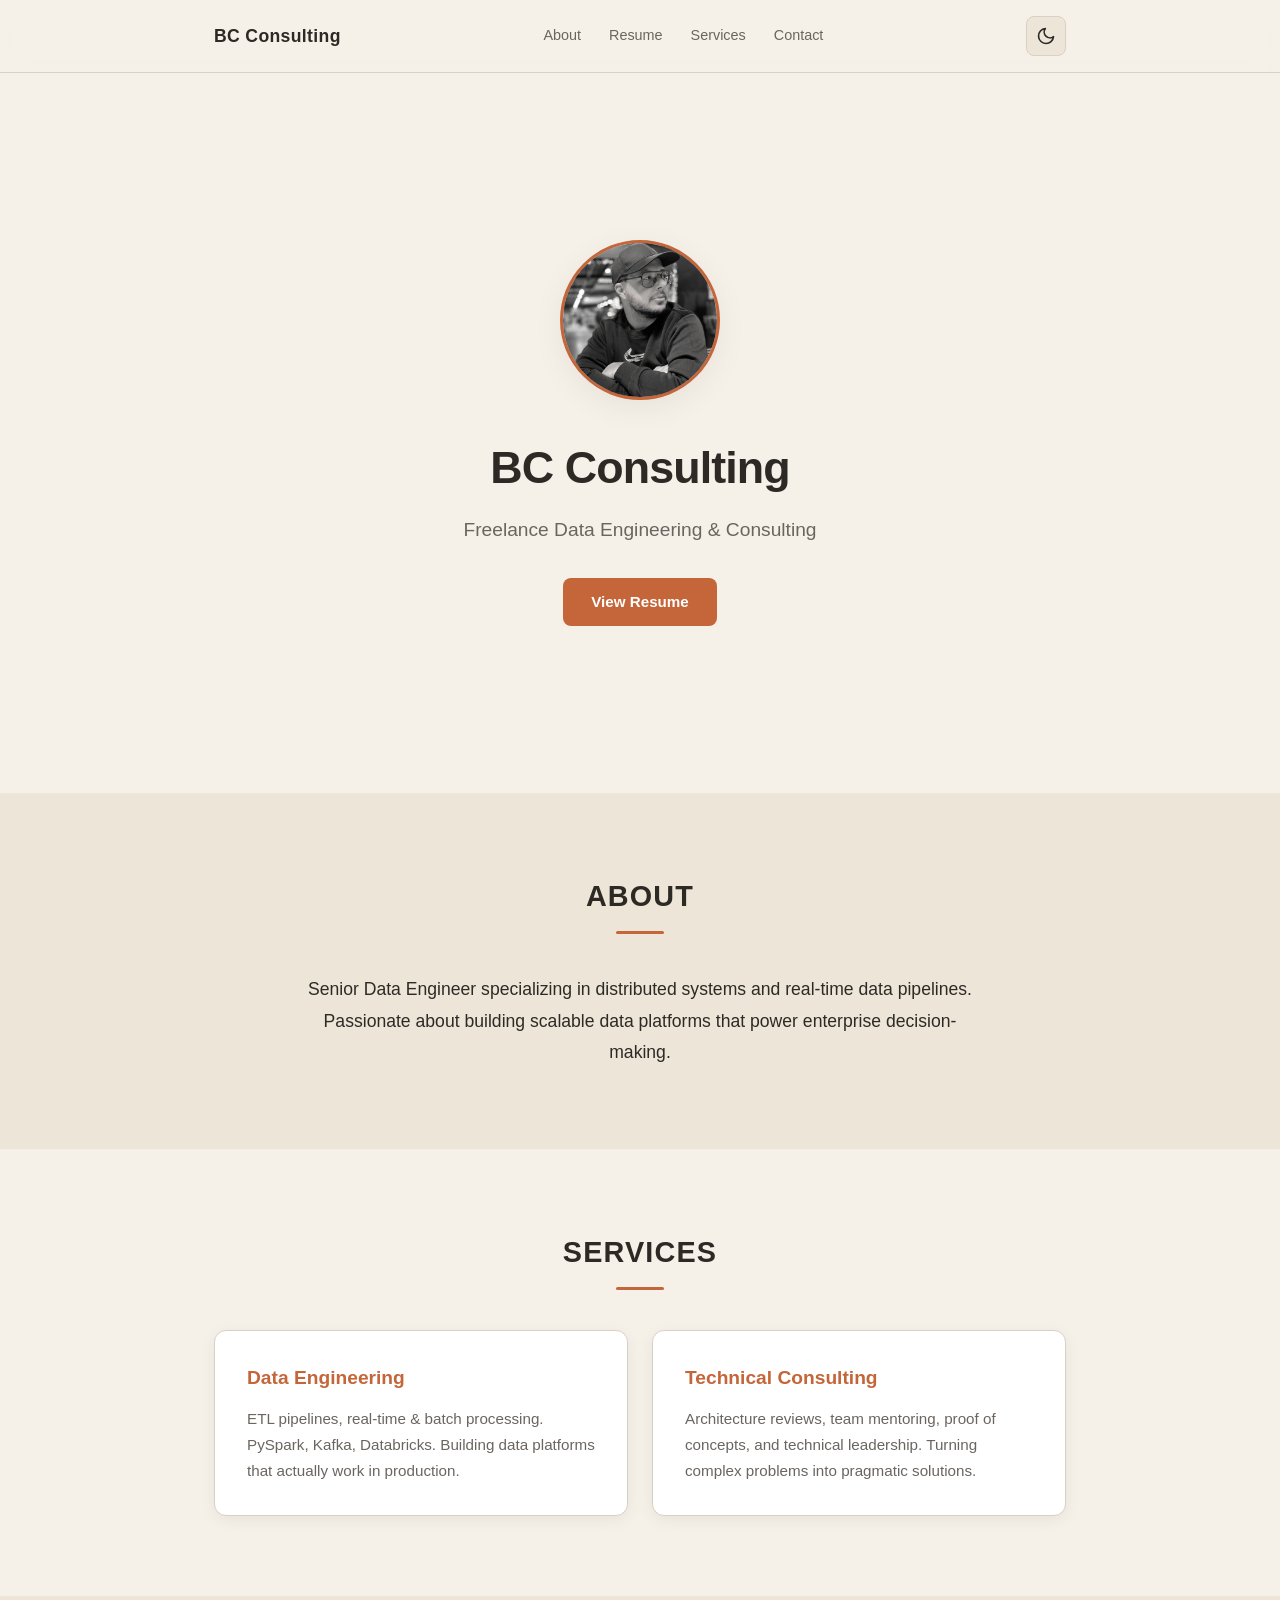
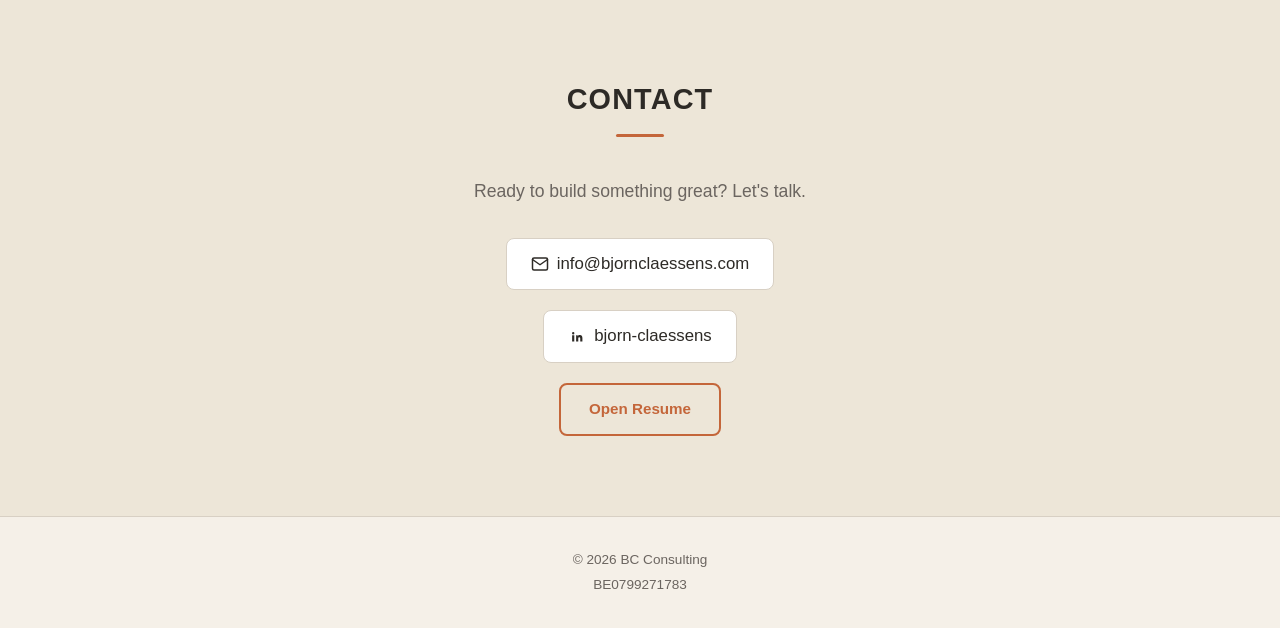
<file: index.html>
<!DOCTYPE html>
<html lang="en">
<head>
  <meta charset="UTF-8">
  <meta name="viewport" content="width=device-width, initial-scale=1.0">
  <title>BC Consulting — Freelance Data Engineering & Consulting</title>
  <meta name="description" content="BC Consulting — Freelance Data Engineering &amp; Consulting. Building scalable data platforms and providing technical leadership.">

  <link rel="icon" type="image/svg+xml" href="/assets/favicon.svg">

  <!-- Open Graph / Social -->
  <meta property="og:type" content="website">
  <meta property="og:url" content="https://bjornclaessens.com/">
  <meta property="og:title" content="BC Consulting — Freelance Data Engineering & Consulting">
  <meta property="og:description" content="Freelance Data Engineering & Consulting. PySpark, Kafka, Databricks, AWS, Azure.">
  <meta property="og:image" content="https://bjornclaessens.com/assets/photo.jpg">
  <meta name="twitter:card" content="summary_large_image">
  <link rel="stylesheet" href="css/style.css">
</head>
<body>
  <header class="header">
    <nav class="nav">
      <a href="/" class="nav-brand">BC Consulting</a>
      <div class="nav-links">
        <a href="#about">About</a>
        <a href="resume.html" target="_blank" rel="noreferrer">Resume</a>
        <a href="#services">Services</a>
        <a href="#contact">Contact</a>
      </div>
      <button class="theme-toggle" aria-label="Toggle dark mode" title="Toggle dark/light mode">
        <svg class="icon-sun" xmlns="http://www.w3.org/2000/svg" width="20" height="20" viewBox="0 0 24 24" fill="none" stroke="currentColor" stroke-width="2" stroke-linecap="round" stroke-linejoin="round"><circle cx="12" cy="12" r="5"/><line x1="12" y1="1" x2="12" y2="3"/><line x1="12" y1="21" x2="12" y2="23"/><line x1="4.22" y1="4.22" x2="5.64" y2="5.64"/><line x1="18.36" y1="18.36" x2="19.78" y2="19.78"/><line x1="1" y1="12" x2="3" y2="12"/><line x1="21" y1="12" x2="23" y2="12"/><line x1="4.22" y1="19.78" x2="5.64" y2="18.36"/><line x1="18.36" y1="5.64" x2="19.78" y2="4.22"/></svg>
        <svg class="icon-moon" xmlns="http://www.w3.org/2000/svg" width="20" height="20" viewBox="0 0 24 24" fill="none" stroke="currentColor" stroke-width="2" stroke-linecap="round" stroke-linejoin="round"><path d="M21 12.79A9 9 0 1 1 11.21 3 7 7 0 0 0 21 12.79z"/></svg>
      </button>
    </nav>
  </header>

  <main>
    <!-- Hero Section -->
    <section class="hero">
      <div class="hero-content">
        <div class="hero-photo">
          <img src="assets/photo.jpg" alt="Bjorn Claessens">
        </div>
        <h1>BC Consulting</h1>
        <p class="hero-tagline">Freelance Data Engineering &amp; Consulting</p>
        <a href="resume.html" class="btn btn-primary" target="_blank" rel="noreferrer">View Resume</a>
      </div>
    </section>

    <!-- About Section -->
    <section id="about" class="section about">
      <div class="container">
        <h2 class="section-title">About</h2>
        <div class="about-content">
          <p>Senior Data Engineer specializing in distributed systems and real-time data pipelines. Passionate about building scalable data platforms that power enterprise decision-making.</p>
        </div>
      </div>
    </section>

    <!-- Services Section -->
    <section id="services" class="section services">
      <div class="container">
        <h2 class="section-title">Services</h2>
        <div class="services-grid">
          <div class="service-card">
            <h3>Data Engineering</h3>
            <p>ETL pipelines, real-time &amp; batch processing. PySpark, Kafka, Databricks. Building data platforms that actually work in production.</p>
          </div>
          <div class="service-card">
            <h3>Technical Consulting</h3>
            <p>Architecture reviews, team mentoring, proof of concepts, and technical leadership. Turning complex problems into pragmatic solutions.</p>
          </div>
        </div>
      </div>
    </section>

    <!-- Contact Section -->
    <section id="contact" class="section contact">
      <div class="container">
        <h2 class="section-title">Contact</h2>
        <p class="contact-text">Ready to build something great? Let's talk.</p>
        <div class="contact-links">
          <a href="#" class="contact-link" id="email-link">
            <svg xmlns="http://www.w3.org/2000/svg" width="18" height="18" viewBox="0 0 24 24" fill="none" stroke="currentColor" stroke-width="2" stroke-linecap="round" stroke-linejoin="round"><path d="M4 4h16c1.1 0 2 .9 2 2v12c0 1.1-.9 2-2 2H4c-1.1 0-2-.9-2-2V6c0-1.1.9-2 2-2z"/><polyline points="22,6 12,13 2,6"/></svg>
            <span id="email-text"></span>
          </a>
          <a href="https://www.linkedin.com/in/bjorn-claessens/" target="_blank" rel="noreferrer" class="contact-link">
            <svg xmlns="http://www.w3.org/2000/svg" width="18" height="18" viewBox="0 0 24 24" fill="currentColor"><path d="M6.94 8.5A1.56 1.56 0 1 0 6.94 5.38a1.56 1.56 0 0 0 0 3.12zM5.5 9.75h2.88V18H5.5V9.75zm4.69 0h2.76v1.13h.04c.38-.73 1.33-1.5 2.74-1.5 2.93 0 3.47 1.93 3.47 4.43V18h-2.87v-3.68c0-.88-.02-2.01-1.22-2.01-1.22 0-1.41.95-1.41 1.94V18h-2.87V9.75z"></path></svg>
            <span>bjorn-claessens</span>
          </a>
          <a href="resume.html" class="btn btn-secondary" target="_blank" rel="noreferrer">Open Resume</a>
        </div>
      </div>
    </section>
  </main>

  <footer class="footer">
    <div class="container">
      <p>&copy; 2026 BC Consulting</p>
      <p>BE0799271783</p>
    </div>
  </footer>

  <script src="js/main.js"></script>
</body>
</html>
</file>
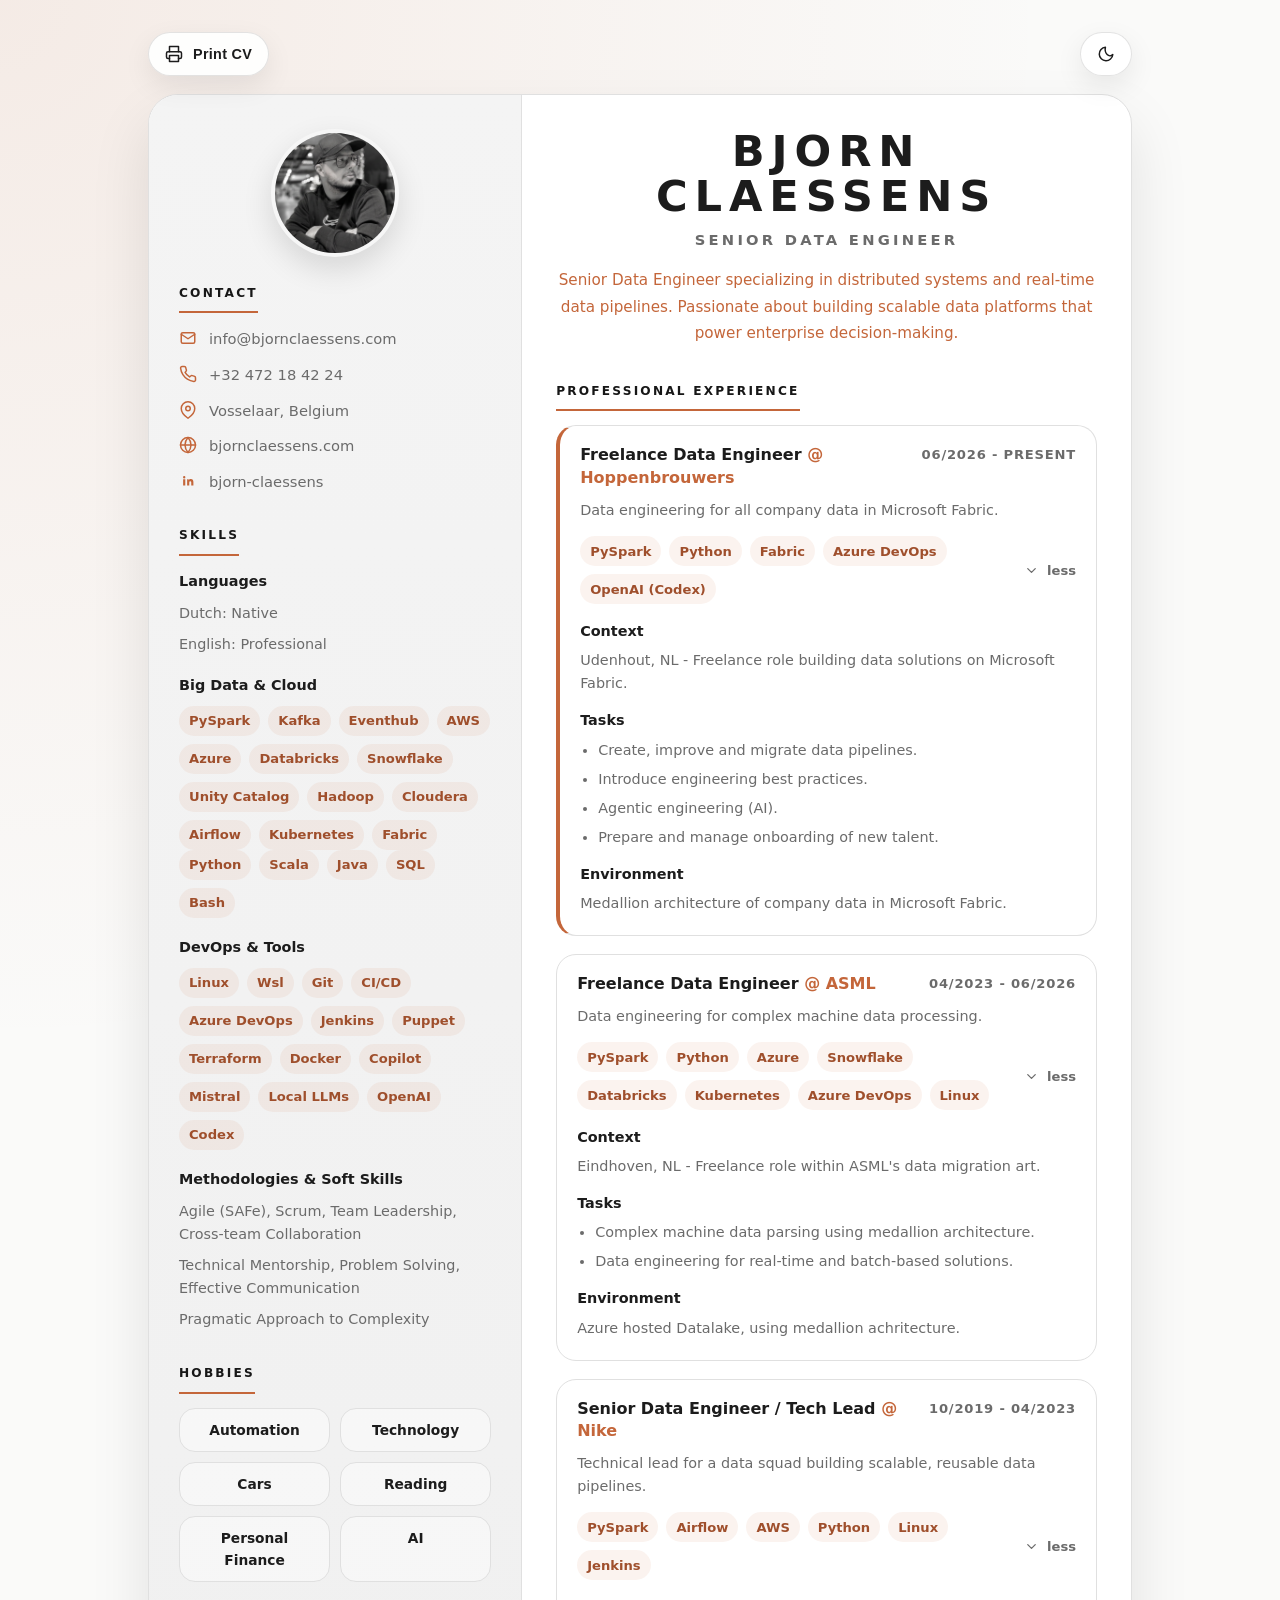
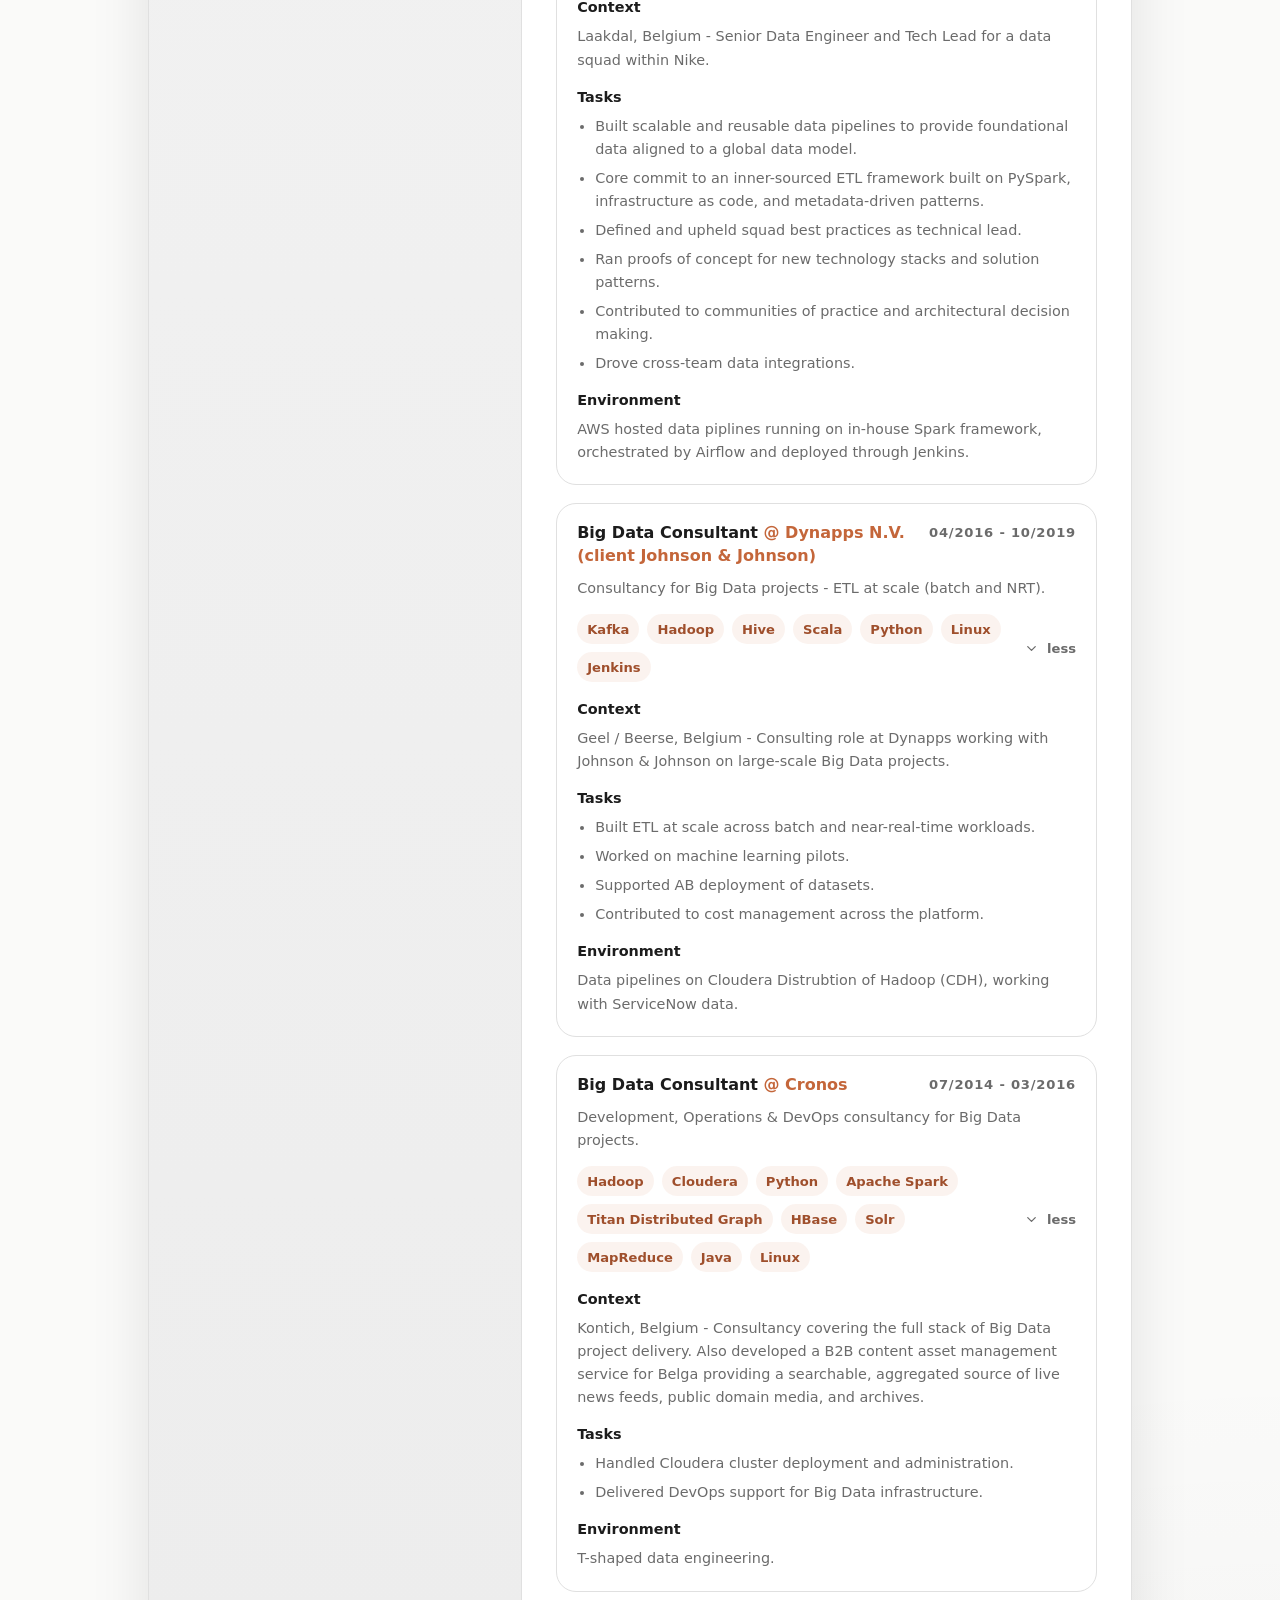
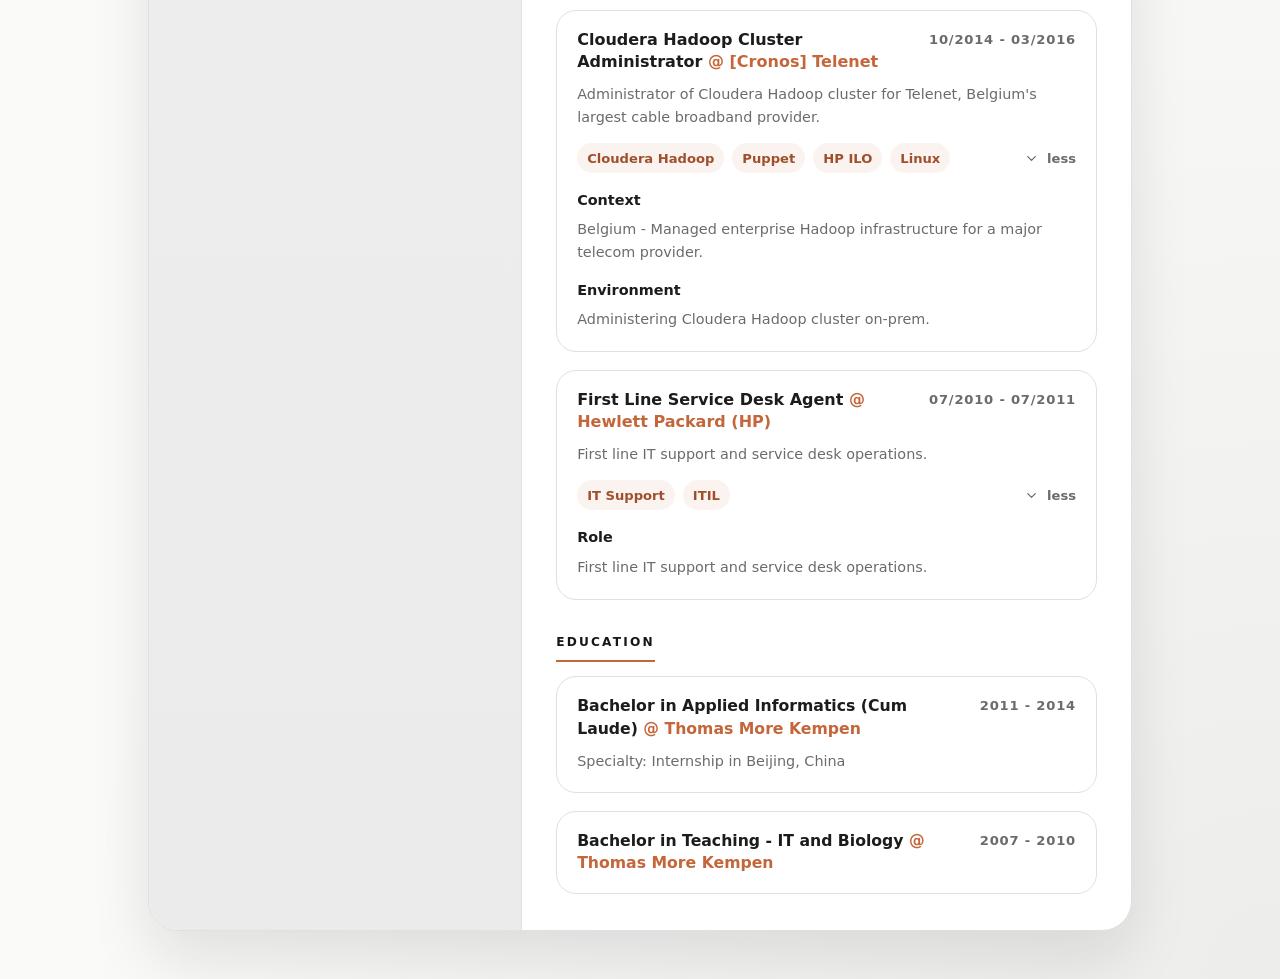
<file: resume.html>
<!DOCTYPE html>
<html lang="en" data-theme="light">
<head>
  <meta charset="UTF-8">
  <meta name="viewport" content="width=device-width, initial-scale=1.0">
  <title>Bjorn Claessens | Senior Data Engineer</title>
  <meta name="description" content="Resume of Bjorn Claessens, Senior Data Engineer specializing in distributed systems and real-time data pipelines.">

  <link rel="icon" type="image/svg+xml" href="/assets/favicon.svg">

  <!-- Open Graph / Social -->
  <meta property="og:type" content="website">
  <meta property="og:url" content="https://bjornclaessens.com/resume.html">
  <meta property="og:title" content="Bjorn Claessens — Senior Data Engineer">
  <meta property="og:description" content="Senior Data Engineer specializing in distributed systems and real-time data pipelines.">
  <meta property="og:image" content="https://bjornclaessens.com/assets/photo.jpg">
  <meta name="twitter:card" content="summary_large_image">
  <style>
    :root {
      --bg: #fafaf9;
      --card: #ffffff;
      --text: #1c1c1c;
      --secondary: #6b6b6b;
      --primary: #171717;
      --accent: #c4663a;
      --sidebar-top: #f4f4f4;
      --sidebar-bottom: #ebebeb;
      --border: #e0e0e0;
      --shadow: 0 28px 60px rgba(23, 23, 23, 0.10);
      --badge-bg: rgba(196, 102, 58, 0.08);
      --badge-text: #9f4f2c;
      --button-bg: rgba(255, 255, 255, 0.9);
      --button-border: rgba(28, 28, 28, 0.12);
    }

    [data-theme="dark"] {
      --bg: #1a1f2e;
      --card: #222838;
      --text: #e8e4dc;
      --secondary: #9a9590;
      --primary: #c4663a;
      --accent: #c4663a;
      --sidebar-top: #1a1f2e;
      --sidebar-bottom: #222838;
      --border: #2e3548;
      --shadow: 0 28px 60px rgba(0, 0, 0, 0.35);
      --badge-bg: rgba(196, 102, 58, 0.16);
      --badge-text: #f2cab7;
      --button-bg: rgba(34, 40, 56, 0.92);
      --button-border: rgba(232, 228, 220, 0.14);
    }

    * {
      box-sizing: border-box;
    }

    html {
      scroll-behavior: smooth;
    }

    body {
      margin: 0;
      min-height: 100vh;
      font-family: system-ui, -apple-system, BlinkMacSystemFont, "Segoe UI", sans-serif;
      background:
        radial-gradient(circle at top left, rgba(196, 102, 58, 0.10), transparent 24%),
        radial-gradient(circle at bottom right, rgba(23, 23, 23, 0.06), transparent 28%),
        var(--bg);
      color: var(--text);
      line-height: 1.6;
      transition: background-color 0.25s ease, color 0.25s ease;
    }

    a {
      color: inherit;
      text-decoration: none;
    }

    img {
      display: block;
      max-width: 100%;
      height: auto;
    }

    .print-only {
      display: none;
    }

    .page {
      width: min(100%, 1024px);
      margin: 0 auto;
      padding: 32px 20px 48px;
    }

    .page-controls {
      display: flex;
      align-items: center;
      justify-content: space-between;
      gap: 16px;
      margin-bottom: 18px;
    }

    .control-button {
      display: inline-flex;
      align-items: center;
      gap: 10px;
      min-height: 44px;
      padding: 0 16px;
      border: 1px solid var(--button-border);
      border-radius: 999px;
      background: var(--button-bg);
      color: var(--text);
      font-size: 0.9rem;
      font-weight: 600;
      letter-spacing: 0.02em;
      backdrop-filter: blur(12px);
      -webkit-backdrop-filter: blur(12px);
      box-shadow: 0 10px 28px rgba(0, 0, 0, 0.08);
      cursor: pointer;
      transition: transform 0.2s ease, border-color 0.2s ease, background-color 0.2s ease;
    }

    .control-button:hover {
      transform: translateY(-1px);
      border-color: var(--accent);
    }

    .control-button svg {
      width: 18px;
      height: 18px;
      flex: 0 0 auto;
    }

    .theme-toggle .icon-sun {
      display: none;
    }

    [data-theme="dark"] .theme-toggle .icon-moon {
      display: none;
    }

    [data-theme="dark"] .theme-toggle .icon-sun {
      display: block;
    }

    .resume-card {
      display: grid;
      grid-template-columns: minmax(280px, 0.38fr) minmax(0, 0.62fr);
      background: var(--card);
      border: 1px solid var(--border);
      border-radius: 30px;
      overflow: hidden;
      box-shadow: var(--shadow);
    }

    .sidebar {
      padding: 34px 30px;
      background: linear-gradient(180deg, var(--sidebar-top) 0%, var(--sidebar-bottom) 100%);
      border-right: 1px solid var(--border);
    }

    .main-content {
      padding: 34px 34px 36px;
    }

    .photo-frame {
      width: 128px;
      height: 128px;
      margin: 0 auto 22px;
      border-radius: 50%;
      overflow: hidden;
      border: 4px solid rgba(255, 255, 255, 0.75);
      box-shadow: 0 12px 30px rgba(0, 0, 0, 0.12);
      background: #ddd;
    }

    .photo-frame img {
      width: 100%;
      height: 100%;
      object-fit: cover;
      object-position: center top;
      -webkit-print-color-adjust: exact;
      print-color-adjust: exact;
    }

    .sidebar-section + .sidebar-section,
    .content-section + .content-section {
      margin-top: 28px;
    }

    .section-kicker {
      display: inline-block;
      margin-bottom: 14px;
      padding-bottom: 8px;
      border-bottom: 2px solid var(--accent);
      color: var(--primary);
      font-size: 0.76rem;
      font-weight: 800;
      letter-spacing: 0.18em;
      text-transform: uppercase;
    }

    .contact-list {
      display: grid;
      gap: 12px;
    }

    .contact-item {
      display: grid;
      grid-template-columns: 18px 1fr;
      gap: 12px;
      align-items: start;
      color: var(--secondary);
      font-size: 0.92rem;
    }

    .contact-item svg {
      width: 18px;
      height: 18px;
      color: var(--accent);
      margin-top: 2px;
    }

    .contact-item a:hover {
      color: var(--accent);
    }

    .skill-group + .skill-group {
      margin-top: 18px;
    }

    .skill-group h3 {
      margin: 0 0 9px;
      font-size: 0.9rem;
      color: var(--text);
    }

    .language-list,
    .text-list {
      display: grid;
      gap: 8px;
      color: var(--secondary);
      font-size: 0.9rem;
    }

    .badge-wrap {
      display: flex;
      flex-wrap: wrap;
      gap: 8px;
    }

    .badge {
      display: inline-flex;
      align-items: center;
      min-height: 30px;
      padding: 4px 10px;
      border-radius: 999px;
      background: var(--badge-bg);
      color: var(--badge-text);
      font-size: 0.82rem;
      font-weight: 700;
      line-height: 1.3;
    }

    .hobbies-grid {
      display: grid;
      grid-template-columns: repeat(2, minmax(0, 1fr));
      gap: 10px;
    }

    .hobby-card {
      padding: 10px 12px;
      border: 1px solid var(--border);
      border-radius: 16px;
      background: rgba(255, 255, 255, 0.4);
      color: var(--text);
      font-size: 0.86rem;
      font-weight: 600;
      text-align: center;
    }

    .resume-header {
      text-align: center;
      margin-bottom: 30px;
    }

    .resume-header h1 {
      margin: 0;
      font-size: clamp(2rem, 4vw, 2.7rem);
      line-height: 1.05;
      font-weight: 900;
      letter-spacing: 0.16em;
      text-transform: uppercase;
    }

    .resume-header .title {
      margin-top: 8px;
      color: var(--secondary);
      font-size: 0.92rem;
      font-weight: 800;
      letter-spacing: 0.22em;
      text-transform: uppercase;
    }

    .resume-header .subtitle {
      max-width: 560px;
      margin: 16px auto 0;
      color: var(--accent);
      font-size: 0.95rem;
      line-height: 1.75;
    }

    .experience-list,
    .education-list {
      display: grid;
      gap: 18px;
    }

    details.experience-item {
      border: 1px solid var(--border);
      border-radius: 20px;
      background: rgba(255, 255, 255, 0.55);
      overflow: hidden;
    }

    [data-theme="dark"] details.experience-item {
      background: rgba(26, 31, 46, 0.45);
    }

    details.experience-item.highlighted {
      border-left: 4px solid var(--accent);
    }

    .experience-summary {
      list-style: none;
      cursor: pointer;
      padding: 18px 20px 16px;
    }

    .experience-summary::-webkit-details-marker {
      display: none;
    }

    .summary-top {
      display: grid;
      grid-template-columns: 1fr auto;
      gap: 12px;
      align-items: start;
    }

    .role {
      margin: 0;
      font-size: 1rem;
      font-weight: 800;
      line-height: 1.4;
      color: var(--text);
    }

    .company {
      color: var(--accent);
    }

    .period {
      color: var(--secondary);
      font-size: 0.82rem;
      font-weight: 700;
      letter-spacing: 0.06em;
      text-transform: uppercase;
      text-align: right;
    }

    .summary-description {
      margin: 10px 0 0;
      color: var(--secondary);
      font-size: 0.9rem;
    }

    .summary-meta {
      display: flex;
      align-items: center;
      justify-content: space-between;
      gap: 16px;
      margin-top: 14px;
    }

    .tech-list {
      display: flex;
      flex-wrap: wrap;
      gap: 8px;
    }

    .toggle-hint {
      display: inline-flex;
      align-items: center;
      gap: 8px;
      color: var(--secondary);
      font-size: 0.82rem;
      font-weight: 700;
      white-space: nowrap;
    }

    .toggle-hint svg {
      width: 15px;
      height: 15px;
      transition: transform 0.2s ease;
    }

    details[open] .toggle-hint .chevron {
      transform: rotate(90deg);
    }

    details[open] .toggle-copy-closed,
    details:not([open]) .toggle-copy-open {
      display: none;
    }

    .experience-details {
      padding: 0 20px 20px;
      color: var(--secondary);
      font-size: 0.9rem;
    }

    .detail-block + .detail-block {
      margin-top: 14px;
    }

    .detail-label {
      display: block;
      margin-bottom: 6px;
      color: var(--text);
      font-weight: 700;
    }

    .detail-list {
      margin: 0;
      padding-left: 18px;
    }

    .detail-list li + li {
      margin-top: 6px;
    }

    .education-item {
      padding: 18px 20px;
      border: 1px solid var(--border);
      border-radius: 20px;
      background: rgba(255, 255, 255, 0.55);
    }

    [data-theme="dark"] .education-item {
      background: rgba(26, 31, 46, 0.45);
    }

    .education-top {
      display: grid;
      grid-template-columns: 1fr auto;
      gap: 12px;
      align-items: start;
    }

    .education-degree {
      margin: 0;
      font-size: 0.98rem;
      font-weight: 800;
      line-height: 1.45;
    }

    .education-school {
      color: var(--accent);
    }

    .education-period {
      color: var(--secondary);
      font-size: 0.82rem;
      font-weight: 700;
      text-transform: uppercase;
      letter-spacing: 0.06em;
      text-align: right;
    }

    .education-note {
      margin-top: 10px;
      color: var(--secondary);
      font-size: 0.9rem;
    }

    @media (max-width: 768px) {
      .page {
        padding: 20px 12px 32px;
      }

      .page-controls {
        margin-bottom: 14px;
      }

      .control-button {
        min-height: 40px;
        padding: 0 14px;
        font-size: 0.84rem;
      }

      .resume-card {
        grid-template-columns: 1fr;
        border-radius: 24px;
      }

      .sidebar {
        border-right: 0;
        border-bottom: 1px solid var(--border);
      }

      .sidebar,
      .main-content {
        padding: 26px 22px;
      }

      .summary-top,
      .education-top {
        grid-template-columns: 1fr;
      }

      .period,
      .education-period {
        text-align: left;
      }

      .summary-meta {
        flex-direction: column;
        align-items: flex-start;
      }
    }

    @media print {
      :root,
      html,
      [data-theme="dark"] {
        --bg: #fafaf9;
        --card: #ffffff;
        --text: #1c1c1c;
        --secondary: #6b6b6b;
        --primary: #171717;
        --accent: #c4663a;
        --sidebar-top: #f4f4f4;
        --sidebar-bottom: #ebebeb;
        --border: #e0e0e0;
        --shadow: none;
        --badge-bg: rgba(196, 102, 58, 0.08);
        --badge-text: #9f4f2c;
      }

      @page {
        size: A4;
        margin: 8mm 10mm;
      }

      body {
        background: #ffffff;
        font-size: 9pt;
        line-height: 1.4;
      }

      .page {
        width: 100%;
        max-width: none;
        padding: 0;
      }

      .print-only {
        display: block;
      }

      .resume-card {
        display: block;
        border: 1px solid #ddd;
        border-radius: 0;
        box-shadow: none;
      }

      .sidebar {
        columns: 2;
        column-gap: 18px;
        border-right: none;
        border-bottom: 1px solid #ddd;
        padding: 10px 14px 8px;
        background: none;
      }

      .main-content {
        padding: 10px 14px 12px;
      }

      .main-content .resume-header {
        display: none;
      }

      .print-only.resume-header {
        margin-bottom: 0;
        padding: 0 14px 8px;
        border: 1px solid #ddd;
        border-bottom: none;
      }

      .print-only.resume-header .subtitle {
        max-width: none;
      }

      .photo-frame {
        display: inline-block;
        width: 56px;
        height: 56px;
        margin: 0 0 8px;
        break-inside: avoid;
      }

      .sidebar-section {
        display: inline-block;
        width: 100%;
        margin: 0 0 10px !important;
        break-inside: avoid;
      }

      .hobbies-section {
        display: none;
      }

      .content-section + .content-section {
        margin-top: 18px;
      }

      .section-kicker {
        font-size: 7pt;
        margin-bottom: 3px;
      }

      .contact-list {
        gap: 2px;
      }

      .contact-item {
        font-size: 7pt;
      }

      .skill-group h3 {
        font-size: 7pt;
        margin-bottom: 2px;
      }

      .language-list span {
        font-size: 6.5pt;
      }

      .badge-wrap {
        gap: 2px;
      }

      .badge {
        font-size: 5.5pt;
        padding: 1px 4px;
      }

      .text-list span {
        font-size: 6.5pt;
      }

      .hobbies-grid {
        display: grid !important;
        grid-template-columns: repeat(2, 1fr);
        gap: 2px;
      }

      .hobby-card {
        font-size: 6pt;
        padding: 2px;
      }

      .resume-header h1 {
        font-size: 16pt;
        margin-bottom: 2px;
      }

      .resume-header .title {
        font-size: 8pt;
      }

      .resume-header .subtitle {
        font-size: 8.5pt;
        margin-top: 6px;
      }

      .experience-summary {
        padding: 8px 10px;
      }

      .role {
        font-size: 9pt;
      }

      .company {
        font-size: 8pt;
      }

      .period {
        font-size: 7pt;
      }

      .summary-description {
        font-size: 8pt;
        margin-top: 2px;
      }

      .tech-list {
        gap: 4px;
      }

      .experience-details {
        padding: 0 10px 8px;
        font-size: 8pt;
      }

      .detail-label {
        font-size: 7.5pt;
      }

      .education-degree {
        font-size: 8.5pt;
      }

      .education-school {
        font-size: 7.5pt;
      }

      .education-period {
        font-size: 7pt;
      }

      .no-print,
      .toggle-hint {
        display: none !important;
      }

      details,
      .experience-item,
      .education-item,
      .sidebar-section {
        break-inside: avoid;
      }

      .content-section {
        break-inside: auto;
      }

      details > summary {
        list-style: none;
      }

      details > summary::-webkit-details-marker {
        display: none;
      }

      details .experience-details {
        display: block !important;
      }

      .hobby-card,
      .education-item,
      details.experience-item {
        background: rgba(255, 255, 255, 0.96) !important;
      }

      img {
        -webkit-print-color-adjust: exact;
        print-color-adjust: exact;
      }
    }
  </style>
</head>
<body>
  <div class="page">
    <div class="page-controls no-print">
      <button class="control-button" type="button" onclick="window.print()" aria-label="Print CV">
        <svg viewBox="0 0 24 24" fill="none" stroke="currentColor" stroke-width="2" stroke-linecap="round" stroke-linejoin="round" aria-hidden="true">
          <polyline points="6 9 6 2 18 2 18 9"></polyline>
          <path d="M6 18H4a2 2 0 0 1-2-2v-5a2 2 0 0 1 2-2h16a2 2 0 0 1 2 2v5a2 2 0 0 1-2 2h-2"></path>
          <rect x="6" y="14" width="12" height="8"></rect>
        </svg>
        <span>Print CV</span>
      </button>
      <button class="control-button theme-toggle" type="button" aria-label="Toggle theme" title="Toggle dark/light mode">
        <svg class="icon-sun" viewBox="0 0 24 24" fill="none" stroke="currentColor" stroke-width="2" stroke-linecap="round" stroke-linejoin="round" aria-hidden="true">
          <circle cx="12" cy="12" r="5"></circle>
          <path d="M12 1v2"></path>
          <path d="M12 21v2"></path>
          <path d="M4.22 4.22l1.42 1.42"></path>
          <path d="M18.36 18.36l1.42 1.42"></path>
          <path d="M1 12h2"></path>
          <path d="M21 12h2"></path>
          <path d="M4.22 19.78l1.42-1.42"></path>
          <path d="M18.36 5.64l1.42-1.42"></path>
        </svg>
        <svg class="icon-moon" viewBox="0 0 24 24" fill="none" stroke="currentColor" stroke-width="2" stroke-linecap="round" stroke-linejoin="round" aria-hidden="true">
          <path d="M21 12.79A9 9 0 1 1 11.21 3c0 0-1.4 6 2.3 9.7S21 12.79 21 12.79z"></path>
        </svg>
      </button>
    </div>

    <header class="resume-header print-only">
      <h1>Bjorn Claessens</h1>
      <div class="title">Senior Data Engineer</div>
      <p class="subtitle">Senior Data Engineer specializing in distributed systems and real-time data pipelines. Passionate about building scalable data platforms that power enterprise decision-making.</p>
    </header>

    <main class="resume-card">
      <aside class="sidebar">
        <div class="photo-frame">
          <img src="assets/photo.jpg" alt="Bjorn Claessens">
        </div>

        <section class="sidebar-section">
          <div class="section-kicker">Contact</div>
          <div class="contact-list">
            <div class="contact-item">
              <svg viewBox="0 0 24 24" fill="none" stroke="currentColor" stroke-width="2" stroke-linecap="round" stroke-linejoin="round" aria-hidden="true">
                <rect x="3" y="5" width="18" height="14" rx="2"></rect>
                <path d="M3 7l9 6 9-6"></path>
              </svg>
              <a href="mailto:info@bjornclaessens.com">info@bjornclaessens.com</a>
            </div>
            <div class="contact-item">
              <svg viewBox="0 0 24 24" fill="none" stroke="currentColor" stroke-width="2" stroke-linecap="round" stroke-linejoin="round" aria-hidden="true">
                <path d="M22 16.92v3a2 2 0 0 1-2.18 2 19.8 19.8 0 0 1-8.63-3.07 19.5 19.5 0 0 1-6-6A19.8 19.8 0 0 1 2.12 4.18 2 2 0 0 1 4.11 2h3a2 2 0 0 1 2 1.72c.12.9.35 1.77.68 2.61a2 2 0 0 1-.45 2.11L8.09 9.91a16 16 0 0 0 6 6l1.47-1.25a2 2 0 0 1 2.11-.45c.84.33 1.71.56 2.61.68A2 2 0 0 1 22 16.92z"></path>
              </svg>
              <span class="phone">+32 472 18 42 24</span>
            </div>
            <div class="contact-item">
              <svg viewBox="0 0 24 24" fill="none" stroke="currentColor" stroke-width="2" stroke-linecap="round" stroke-linejoin="round" aria-hidden="true">
                <path d="M21 10c0 7-9 13-9 13S3 17 3 10a9 9 0 0 1 18 0z"></path>
                <circle cx="12" cy="10" r="3"></circle>
              </svg>
              <span>Vosselaar, Belgium</span>
            </div>
            <div class="contact-item">
              <svg viewBox="0 0 24 24" fill="none" stroke="currentColor" stroke-width="2" stroke-linecap="round" stroke-linejoin="round" aria-hidden="true">
                <circle cx="12" cy="12" r="10"></circle>
                <line x1="2" y1="12" x2="22" y2="12"></line>
                <path d="M12 2a15.3 15.3 0 0 1 4 10 15.3 15.3 0 0 1-4 10 15.3 15.3 0 0 1-4-10 15.3 15.3 0 0 1 4-10z"></path>
              </svg>
              <a href="https://bjornclaessens.com" target="_blank" rel="noreferrer">bjornclaessens.com</a>
            </div>
            <div class="contact-item">
              <svg viewBox="0 0 24 24" fill="currentColor" aria-hidden="true">
                <path d="M6.94 8.5A1.56 1.56 0 1 0 6.94 5.38a1.56 1.56 0 0 0 0 3.12zM5.5 9.75h2.88V18H5.5V9.75zm4.69 0h2.76v1.13h.04c.38-.73 1.33-1.5 2.74-1.5 2.93 0 3.47 1.93 3.47 4.43V18h-2.87v-3.68c0-.88-.02-2.01-1.22-2.01-1.22 0-1.41.95-1.41 1.94V18h-2.87V9.75z"></path>
              </svg>
              <a href="https://www.linkedin.com/in/bjorn-claessens/" target="_blank" rel="noreferrer">bjorn-claessens</a>
            </div>
          </div>
        </section>

        <section class="sidebar-section">
          <div class="section-kicker">Skills</div>

          <div class="skill-group">
            <h3>Languages</h3>
            <div class="language-list">
              <span>Dutch: Native</span>
              <span>English: Professional</span>
            </div>
          </div>

          <div class="skill-group">
            <h3>Big Data &amp; Cloud</h3>
            <div class="badge-wrap">
              <span class="badge">PySpark</span>
              <span class="badge">Kafka</span>
              <span class="badge">Eventhub</span>
              <span class="badge">AWS</span>
              <span class="badge">Azure</span>
              <span class="badge">Databricks</span>
              <span class="badge">Snowflake</span>
              <span class="badge">Unity Catalog</span>
              <span class="badge">Hadoop</span>
              <span class="badge">Cloudera</span>
              <span class="badge">Airflow</span>
              <span class="badge">Kubernetes</span>
              <span class="badge">Fabric</span>
            </div>
            <div class="badge-wrap">
              <span class="badge">Python</span>
              <span class="badge">Scala</span>
              <span class="badge">Java</span>
              <span class="badge">SQL</span>
              <span class="badge">Bash</span>
            </div>
          </div>

          <div class="skill-group">
            <h3>DevOps &amp; Tools</h3>
            <div class="badge-wrap">
              <span class="badge">Linux</span>
              <span class="badge">Wsl</span>
              <span class="badge">Git</span>
              <span class="badge">CI/CD</span>
              <span class="badge">Azure DevOps</span>
              <span class="badge">Jenkins</span>
              <span class="badge">Puppet</span>
              <span class="badge">Terraform</span>
              <span class="badge">Docker</span>
              <span class="badge">Copilot</span>
              <span class="badge">Mistral</span>
              <span class="badge">Local LLMs</span>
              <span class="badge">OpenAI</span>
              <span class="badge">Codex</span>
            </div>
          </div>

          <div class="skill-group">
            <h3>Methodologies &amp; Soft Skills</h3>
            <div class="text-list">
              <span>Agile (SAFe), Scrum, Team Leadership, Cross-team Collaboration</span>
              <span>Technical Mentorship, Problem Solving, Effective Communication</span>
              <span>Pragmatic Approach to Complexity</span>
            </div>
          </div>
        </section>

        <section class="sidebar-section hobbies-section">
          <div class="section-kicker">Hobbies</div>
          <div class="hobbies-grid">
            <div class="hobby-card">Automation</div>
            <div class="hobby-card">Technology</div>
            <div class="hobby-card">Cars</div>
            <div class="hobby-card">Reading</div>
            <div class="hobby-card">Personal Finance</div>
            <div class="hobby-card">AI</div>
          </div>
        </section>
      </aside>

      <section class="main-content">
        <header class="resume-header">
          <h1>Bjorn Claessens</h1>
          <div class="title">Senior Data Engineer</div>
          <p class="subtitle">Senior Data Engineer specializing in distributed systems and real-time data pipelines. Passionate about building scalable data platforms that power enterprise decision-making.</p>
        </header>

        <section class="content-section">
          <div class="section-kicker">Professional Experience</div>
          <div class="experience-list">
            <details class="experience-item highlighted" open>
              <summary class="experience-summary">
                <div class="summary-top">
                  <h2 class="role">Freelance Data Engineer <span class="company">@ Hoppenbrouwers</span></h2>
                  <div class="period">06/2026 - Present</div>
                </div>
                <p class="summary-description">Data engineering for all company data in Microsoft Fabric.</p>
                <div class="summary-meta">
                  <div class="tech-list">
                    <span class="badge">PySpark</span>
                    <span class="badge">Python</span>
                    <span class="badge">Fabric</span>
                    <span class="badge">Azure DevOps</span>
                    <span class="badge">OpenAI (Codex)</span>
                  </div>
                  <span class="toggle-hint">
                    <svg class="chevron" viewBox="0 0 24 24" fill="none" stroke="currentColor" stroke-width="2" stroke-linecap="round" stroke-linejoin="round" aria-hidden="true">
                      <path d="M9 18l6-6-6-6"></path>
                    </svg>
                    <span class="toggle-copy-open">less</span>
                    <span class="toggle-copy-closed">more...</span>
                  </span>
                </div>
              </summary>
              <div class="experience-details">
                <div class="detail-block">
                  <span class="detail-label">Context</span>
                  <div>Udenhout, NL - Freelance role building data solutions on Microsoft Fabric.</div>
                </div>
                <div class="detail-block">
                  <span class="detail-label">Tasks</span>
                  <ul class="detail-list">
                    <li>Create, improve and migrate data pipelines.</li>
                    <li>Introduce engineering best practices.</li>
                    <li>Agentic engineering (AI).</li>
                    <li>Prepare and manage onboarding of new talent.</li>
                  </ul>
                </div>
                <div class="detail-block">
                  <span class="detail-label">Environment</span>
                  <div>Medallion architecture of company data in Microsoft Fabric.</div>
                </div>
              </div>
            </details>

            <details class="experience-item" open>
              <summary class="experience-summary">
                <div class="summary-top">
                  <h2 class="role">Freelance Data Engineer <span class="company">@ ASML</span></h2>
                  <div class="period">04/2023 - 06/2026</div>
                </div>
                <p class="summary-description">Data engineering for complex machine data processing.</p>
                <div class="summary-meta">
                  <div class="tech-list">
                    <span class="badge">PySpark</span>
                    <span class="badge">Python</span>
                    <span class="badge">Azure</span>
                    <span class="badge">Snowflake</span>
                    <span class="badge">Databricks</span>
                    <span class="badge">Kubernetes</span>
                    <span class="badge">Azure DevOps</span>
                    <span class="badge">Linux</span>
                  </div>
                  <span class="toggle-hint">
                    <svg class="chevron" viewBox="0 0 24 24" fill="none" stroke="currentColor" stroke-width="2" stroke-linecap="round" stroke-linejoin="round" aria-hidden="true">
                      <path d="M9 18l6-6-6-6"></path>
                    </svg>
                    <span class="toggle-copy-open">less</span>
                    <span class="toggle-copy-closed">more...</span>
                  </span>
                </div>
              </summary>
              <div class="experience-details">
                <div class="detail-block">
                  <span class="detail-label">Context</span>
                  <div>Eindhoven, NL - Freelance role within ASML's data migration art.</div>
                </div>
                <div class="detail-block">
                  <span class="detail-label">Tasks</span>
                  <ul class="detail-list">
                    <li>Complex machine data parsing using medallion architecture.</li>
                    <li>Data engineering for real-time and batch-based solutions.</li>
                  </ul>
                </div>
                <div class="detail-block">
                  <span class="detail-label">Environment</span>
                  <div>Azure hosted Datalake, using medallion achritecture.</div>
                </div>
              </div>
            </details>

            <details class="experience-item" open>
              <summary class="experience-summary">
                <div class="summary-top">
                  <h2 class="role">Senior Data Engineer / Tech Lead <span class="company">@ Nike</span></h2>
                  <div class="period">10/2019 - 04/2023</div>
                </div>
                <p class="summary-description">Technical lead for a data squad building scalable, reusable data pipelines.</p>
                <div class="summary-meta">
                  <div class="tech-list">
                    <span class="badge">PySpark</span>
                    <span class="badge">Airflow</span>
                    <span class="badge">AWS</span>
                    <span class="badge">Python</span>
                    <span class="badge">Linux</span>
                    <span class="badge">Jenkins</span>
                  </div>
                  <span class="toggle-hint">
                    <svg class="chevron" viewBox="0 0 24 24" fill="none" stroke="currentColor" stroke-width="2" stroke-linecap="round" stroke-linejoin="round" aria-hidden="true">
                      <path d="M9 18l6-6-6-6"></path>
                    </svg>
                    <span class="toggle-copy-open">less</span>
                    <span class="toggle-copy-closed">more...</span>
                  </span>
                </div>
              </summary>
              <div class="experience-details">
                <div class="detail-block">
                  <span class="detail-label">Context</span>
                  <div>Laakdal, Belgium - Senior Data Engineer and Tech Lead for a data squad within Nike.</div>
                </div>
                <div class="detail-block">
                  <span class="detail-label">Tasks</span>
                  <ul class="detail-list">
                    <li>Built scalable and reusable data pipelines to provide foundational data aligned to a global data model.</li>
                    <li>Core commit to an inner-sourced ETL framework built on PySpark, infrastructure as code, and metadata-driven patterns.</li>
                    <li>Defined and upheld squad best practices as technical lead.</li>
                    <li>Ran proofs of concept for new technology stacks and solution patterns.</li>
                    <li>Contributed to communities of practice and architectural decision making.</li>
                    <li>Drove cross-team data integrations.</li>
                  </ul>
                </div>
                <div class="detail-block">
                  <span class="detail-label">Environment</span>
                  <div>AWS hosted data piplines running on in-house Spark framework, orchestrated by Airflow and deployed through Jenkins.</div>
                </div>
              </div>
            </details>

            <details class="experience-item" open>
              <summary class="experience-summary">
                <div class="summary-top">
                  <h2 class="role">Big Data Consultant <span class="company">@ Dynapps N.V. (client Johnson &amp; Johnson)</span></h2>
                  <div class="period">04/2016 - 10/2019</div>
                </div>
                <p class="summary-description">Consultancy for Big Data projects - ETL at scale (batch and NRT).</p>
                <div class="summary-meta">
                  <div class="tech-list">
                    <span class="badge">Kafka</span>
                    <span class="badge">Hadoop</span>
                    <span class="badge">Hive</span>
                    <span class="badge">Scala</span>
                    <span class="badge">Python</span>
                    <span class="badge">Linux</span>
                    <span class="badge">Jenkins</span>
                  </div>
                  <span class="toggle-hint">
                    <svg class="chevron" viewBox="0 0 24 24" fill="none" stroke="currentColor" stroke-width="2" stroke-linecap="round" stroke-linejoin="round" aria-hidden="true">
                      <path d="M9 18l6-6-6-6"></path>
                    </svg>
                    <span class="toggle-copy-open">less</span>
                    <span class="toggle-copy-closed">more...</span>
                  </span>
                </div>
              </summary>
              <div class="experience-details">
                <div class="detail-block">
                  <span class="detail-label">Context</span>
                  <div>Geel / Beerse, Belgium - Consulting role at Dynapps working with Johnson &amp; Johnson on large-scale Big Data projects.</div>
                </div>
                <div class="detail-block">
                  <span class="detail-label">Tasks</span>
                  <ul class="detail-list">
                    <li>Built ETL at scale across batch and near-real-time workloads.</li>
                    <li>Worked on machine learning pilots.</li>
                    <li>Supported AB deployment of datasets.</li>
                    <li>Contributed to cost management across the platform.</li>
                  </ul>
                </div>
                <div class="detail-block">
                  <span class="detail-label">Environment</span>
                  <div>Data pipelines on Cloudera Distrubtion of Hadoop (CDH), working with ServiceNow data.</div>
                </div>
              </div>
            </details>

            <details class="experience-item" open>
              <summary class="experience-summary">
                <div class="summary-top">
                  <h2 class="role">Big Data Consultant <span class="company">@ Cronos</span></h2>
                  <div class="period">07/2014 - 03/2016</div>
                </div>
                <p class="summary-description">Development, Operations &amp; DevOps consultancy for Big Data projects.</p>
                <div class="summary-meta">
                  <div class="tech-list">
                    <span class="badge">Hadoop</span>
                    <span class="badge">Cloudera</span>
                    <span class="badge">Python</span>
                    <span class="badge">Apache Spark</span>
                    <span class="badge">Titan Distributed Graph</span>
                    <span class="badge">HBase</span>
                    <span class="badge">Solr</span>
                    <span class="badge">MapReduce</span>
                    <span class="badge">Java</span>
                    <span class="badge">Linux</span>
                  </div>
                  <span class="toggle-hint">
                    <svg class="chevron" viewBox="0 0 24 24" fill="none" stroke="currentColor" stroke-width="2" stroke-linecap="round" stroke-linejoin="round" aria-hidden="true">
                      <path d="M9 18l6-6-6-6"></path>
                    </svg>
                    <span class="toggle-copy-open">less</span>
                    <span class="toggle-copy-closed">more...</span>
                  </span>
                </div>
              </summary>
              <div class="experience-details">
                <div class="detail-block">
                  <span class="detail-label">Context</span>
                  <div>Kontich, Belgium - Consultancy covering the full stack of Big Data project delivery. Also developed a B2B content asset management service for Belga providing a searchable, aggregated source of live news feeds, public domain media, and archives.</div>
                </div>
                <div class="detail-block">
                  <span class="detail-label">Tasks</span>
                  <ul class="detail-list">
                    <li>Handled Cloudera cluster deployment and administration.</li>
                    <li>Delivered DevOps support for Big Data infrastructure.</li>
                  </ul>
                </div>
                <div class="detail-block">
                  <span class="detail-label">Environment</span>
                  <div>T-shaped data engineering.</div>
                </div>
              </div>
            </details>

            <details class="experience-item" open>
              <summary class="experience-summary">
                <div class="summary-top">
                  <h2 class="role">Cloudera Hadoop Cluster Administrator <span class="company">@ [Cronos] Telenet</span></h2>
                  <div class="period">10/2014 - 03/2016</div>
                </div>
                <p class="summary-description">Administrator of Cloudera Hadoop cluster for Telenet, Belgium's largest cable broadband provider.</p>
                <div class="summary-meta">
                  <div class="tech-list">
                    <span class="badge">Cloudera Hadoop</span>
                    <span class="badge">Puppet</span>
                    <span class="badge">HP ILO</span>
                    <span class="badge">Linux</span>
                  </div>
                  <span class="toggle-hint">
                    <svg class="chevron" viewBox="0 0 24 24" fill="none" stroke="currentColor" stroke-width="2" stroke-linecap="round" stroke-linejoin="round" aria-hidden="true">
                      <path d="M9 18l6-6-6-6"></path>
                    </svg>
                    <span class="toggle-copy-open">less</span>
                    <span class="toggle-copy-closed">more...</span>
                  </span>
                </div>
              </summary>
              <div class="experience-details">
                <div class="detail-block">
                  <span class="detail-label">Context</span>
                  <div>Belgium - Managed enterprise Hadoop infrastructure for a major telecom provider.</div>
                </div>
                <div class="detail-block">
                  <span class="detail-label">Environment</span>
                  <div>Administering Cloudera Hadoop cluster on-prem.</div>
                </div>
              </div>
            </details>

            <details class="experience-item" open>
              <summary class="experience-summary">
                <div class="summary-top">
                  <h2 class="role">First Line Service Desk Agent <span class="company">@ Hewlett Packard (HP)</span></h2>
                  <div class="period">07/2010 - 07/2011</div>
                </div>
                <p class="summary-description">First line IT support and service desk operations.</p>
                <div class="summary-meta">
                  <div class="tech-list">
                    <span class="badge">IT Support</span>
                    <span class="badge">ITIL</span>
                  </div>
                  <span class="toggle-hint">
                    <svg class="chevron" viewBox="0 0 24 24" fill="none" stroke="currentColor" stroke-width="2" stroke-linecap="round" stroke-linejoin="round" aria-hidden="true">
                      <path d="M9 18l6-6-6-6"></path>
                    </svg>
                    <span class="toggle-copy-open">less</span>
                    <span class="toggle-copy-closed">more...</span>
                  </span>
                </div>
              </summary>
              <div class="experience-details">
                <div class="detail-block">
                  <span class="detail-label">Role</span>
                  <div>First line IT support and service desk operations.</div>
                </div>
              </div>
            </details>
          </div>
        </section>

        <section class="content-section">
          <div class="section-kicker">Education</div>
          <div class="education-list">
            <article class="education-item">
              <div class="education-top">
                <h2 class="education-degree">Bachelor in Applied Informatics (Cum Laude) <span class="education-school">@ Thomas More Kempen</span></h2>
                <div class="education-period">2011 - 2014</div>
              </div>
              <div class="education-note">Specialty: Internship in Beijing, China</div>
            </article>

            <article class="education-item">
              <div class="education-top">
                <h2 class="education-degree">Bachelor in Teaching - IT and Biology <span class="education-school">@ Thomas More Kempen</span></h2>
                <div class="education-period">2007 - 2010</div>
              </div>
            </article>
          </div>
        </section>
      </section>
    </main>
  </div>

  <script>
    (function () {
      const html = document.documentElement;
      const toggle = document.querySelector(".theme-toggle");
      const storageKey = "bc-consulting-theme";

      function getSystemTheme() {
        return window.matchMedia("(prefers-color-scheme: dark)").matches ? "dark" : "light";
      }

      function applyTheme(theme, persist) {
        html.setAttribute("data-theme", theme);
        if (persist) {
          localStorage.setItem(storageKey, theme);
        }
      }

      const savedTheme = localStorage.getItem(storageKey);
      applyTheme(savedTheme || getSystemTheme(), false);

      window.matchMedia("(prefers-color-scheme: dark)").addEventListener("change", function (event) {
        if (!localStorage.getItem(storageKey)) {
          applyTheme(event.matches ? "dark" : "light", false);
        }
      });

      toggle.addEventListener("click", function () {
        const current = html.getAttribute("data-theme") || "light";
        applyTheme(current === "dark" ? "light" : "dark", true);
      });
    })();
  </script>
</body>
</html>
</file>
<file: css/style.css>
/* ============================================
   BC Consulting — Styles
   Light theme: warm southern vibes
   Dark theme: navy (matching CV)
   ============================================ */

/* ---------- Reset & Base ---------- */
*, *::before, *::after {
  margin: 0;
  padding: 0;
  box-sizing: border-box;
}

:root {
  /* Light theme (default) */
  --bg: #F5F0E8;
  --bg-alt: #EDE6D8;
  --text: #2D2A26;
  --text-muted: #6B6560;
  --primary: #C4663A;
  --primary-hover: #A85530;
  --secondary: #D4B896;
  --accent: #5B9BD5;
  --border: #D8D0C4;
  --card-bg: #FFFFFF;
  --card-shadow: rgba(0, 0, 0, 0.06);
  --header-bg: rgba(245, 240, 232, 0.92);
  --toggle-bg: #EDE6D8;
}

/* Dark theme */
[data-theme="dark"] {
  --bg: #1A1F2E;
  --bg-alt: #222838;
  --text: #E8E4DC;
  --text-muted: #9A9590;
  --primary: #C4663A;
  --primary-hover: #D4784A;
  --secondary: #D4B896;
  --accent: #5B9BD5;
  --border: #2E3548;
  --card-bg: #222838;
  --card-shadow: rgba(0, 0, 0, 0.25);
  --header-bg: rgba(26, 31, 46, 0.92);
  --toggle-bg: #2E3548;
}

html {
  scroll-behavior: smooth;
}

body {
  font-family: -apple-system, BlinkMacSystemFont, 'Segoe UI', Roboto, 'Helvetica Neue', Arial, sans-serif;
  background-color: var(--bg);
  color: var(--text);
  line-height: 1.6;
  transition: background-color 0.3s ease, color 0.3s ease;
  -webkit-font-smoothing: antialiased;
  -moz-osx-font-smoothing: grayscale;
}

a {
  color: var(--primary);
  text-decoration: none;
  transition: color 0.2s ease;
}

a:hover {
  color: var(--primary-hover);
}

img {
  max-width: 100%;
  height: auto;
}

.container {
  max-width: 900px;
  margin: 0 auto;
  padding: 0 24px;
}

/* ---------- Header / Nav ---------- */
.header {
  position: sticky;
  top: 0;
  z-index: 100;
  background: var(--header-bg);
  backdrop-filter: blur(12px);
  -webkit-backdrop-filter: blur(12px);
  border-bottom: 1px solid var(--border);
  transition: background-color 0.3s ease, border-color 0.3s ease;
}

.nav {
  max-width: 900px;
  margin: 0 auto;
  padding: 16px 24px;
  display: flex;
  align-items: center;
  justify-content: space-between;
  gap: 16px;
}

.nav-brand {
  font-size: 1.1rem;
  font-weight: 700;
  color: var(--text);
  letter-spacing: 0.02em;
}

.nav-links {
  display: flex;
  gap: 28px;
}

.nav-links a {
  color: var(--text-muted);
  font-size: 0.9rem;
  font-weight: 500;
  transition: color 0.2s ease;
}

.nav-links a:hover {
  color: var(--primary);
}

/* ---------- Theme Toggle ---------- */
.theme-toggle {
  background: var(--toggle-bg);
  border: 1px solid var(--border);
  border-radius: 8px;
  width: 40px;
  height: 40px;
  display: flex;
  align-items: center;
  justify-content: center;
  cursor: pointer;
  color: var(--text);
  transition: background-color 0.3s ease, border-color 0.3s ease, color 0.3s ease;
  flex-shrink: 0;
}

.theme-toggle:hover {
  background: var(--border);
}

.theme-toggle .icon-sun {
  display: none;
}

[data-theme="dark"] .theme-toggle .icon-moon {
  display: none;
}

[data-theme="dark"] .theme-toggle .icon-sun {
  display: block;
}

/* ---------- Hero Section ---------- */
.hero {
  min-height: 80vh;
  display: flex;
  align-items: center;
  justify-content: center;
  text-align: center;
  padding: 80px 24px;
}

.hero-content {
  max-width: 600px;
}

.hero-photo {
  width: 160px;
  height: 160px;
  margin: 0 auto 32px;
  border-radius: 50%;
  overflow: hidden;
  border: 3px solid var(--primary);
  box-shadow: 0 8px 32px var(--card-shadow);
}

.hero-photo img {
  width: 100%;
  height: 100%;
  object-fit: cover;
  display: block;
}

.hero h1 {
  font-size: 2.8rem;
  font-weight: 700;
  letter-spacing: -0.02em;
  margin-bottom: 12px;
  color: var(--text);
}

.hero-tagline {
  font-size: 1.2rem;
  color: var(--text-muted);
  margin-bottom: 32px;
  font-weight: 400;
}

/* ---------- Buttons ---------- */
.btn {
  display: inline-block;
  padding: 12px 28px;
  border-radius: 8px;
  font-size: 0.95rem;
  font-weight: 600;
  cursor: pointer;
  transition: all 0.2s ease;
  border: none;
  text-decoration: none;
}

.btn-primary {
  background: var(--primary);
  color: #FFFFFF;
}

.btn-primary:hover {
  background: var(--primary-hover);
  color: #FFFFFF;
}

.btn-secondary {
  background: transparent;
  color: var(--primary);
  border: 2px solid var(--primary);
}

.btn-secondary:hover {
  background: var(--primary);
  color: #FFFFFF;
}

/* ---------- Sections ---------- */
.section {
  padding: 80px 0;
}

.section:nth-child(even) {
  background: var(--bg-alt);
}

.section-title {
  font-size: 1.8rem;
  font-weight: 700;
  margin-bottom: 40px;
  text-align: center;
  letter-spacing: 0.04em;
  text-transform: uppercase;
  color: var(--text);
  position: relative;
}

.section-title::after {
  content: '';
  display: block;
  width: 48px;
  height: 3px;
  background: var(--primary);
  margin: 12px auto 0;
  border-radius: 2px;
}

/* ---------- About ---------- */
.about-content {
  max-width: 680px;
  margin: 0 auto;
  text-align: center;
  font-size: 1.1rem;
  line-height: 1.8;
  color: var(--text);
}

/* ---------- Services ---------- */
.services-grid {
  display: grid;
  grid-template-columns: repeat(2, 1fr);
  gap: 24px;
}

.service-card {
  background: var(--card-bg);
  border: 1px solid var(--border);
  border-radius: 12px;
  padding: 32px;
  box-shadow: 0 4px 16px var(--card-shadow);
  transition: transform 0.2s ease, box-shadow 0.2s ease, background-color 0.3s ease, border-color 0.3s ease;
}

.service-card:hover {
  transform: translateY(-2px);
  box-shadow: 0 8px 24px var(--card-shadow);
}

.service-card h3 {
  font-size: 1.2rem;
  font-weight: 700;
  margin-bottom: 12px;
  color: var(--primary);
}

.service-card p {
  color: var(--text-muted);
  font-size: 0.95rem;
  line-height: 1.7;
}

/* ---------- Contact ---------- */
.contact {
  text-align: center;
}

.contact-text {
  font-size: 1.1rem;
  color: var(--text-muted);
  margin-bottom: 32px;
}

.contact-links {
  display: flex;
  flex-direction: column;
  align-items: center;
  gap: 20px;
}

.contact-link {
  display: inline-flex;
  align-items: center;
  gap: 8px;
  color: var(--text);
  font-size: 1.05rem;
  font-weight: 500;
  padding: 12px 24px;
  border-radius: 8px;
  background: var(--card-bg);
  border: 1px solid var(--border);
  transition: all 0.2s ease;
}

.contact-link:hover {
  border-color: var(--primary);
  color: var(--primary);
}

/* ---------- Footer ---------- */
.footer {
  padding: 32px 0;
  text-align: center;
  border-top: 1px solid var(--border);
  color: var(--text-muted);
  font-size: 0.85rem;
  transition: border-color 0.3s ease;
}

.footer p {
  margin-bottom: 4px;
}

.footer p:last-child {
  margin-bottom: 0;
}

/* ---------- Responsive ---------- */
@media (max-width: 768px) {
  .nav {
    padding: 12px 16px;
  }

  .nav-links {
    gap: 16px;
  }

  .nav-links a {
    font-size: 0.85rem;
  }

  .hero {
    min-height: 70vh;
    padding: 60px 16px;
  }

  .hero h1 {
    font-size: 2rem;
  }

  .hero-tagline {
    font-size: 1rem;
  }

  .hero-photo {
    width: 120px;
    height: 120px;
  }

  .section {
    padding: 60px 0;
  }

  .section-title {
    font-size: 1.4rem;
  }

  .services-grid {
    grid-template-columns: 1fr;
  }

  .service-card {
    padding: 24px;
  }
}

@media (max-width: 480px) {
  .nav-brand {
    font-size: 1rem;
  }

  .nav-links {
    gap: 12px;
  }

  .nav-links a {
    font-size: 0.8rem;
  }

  .hero h1 {
    font-size: 1.7rem;
  }

  .btn {
    padding: 10px 22px;
    font-size: 0.9rem;
  }
}
</file>
